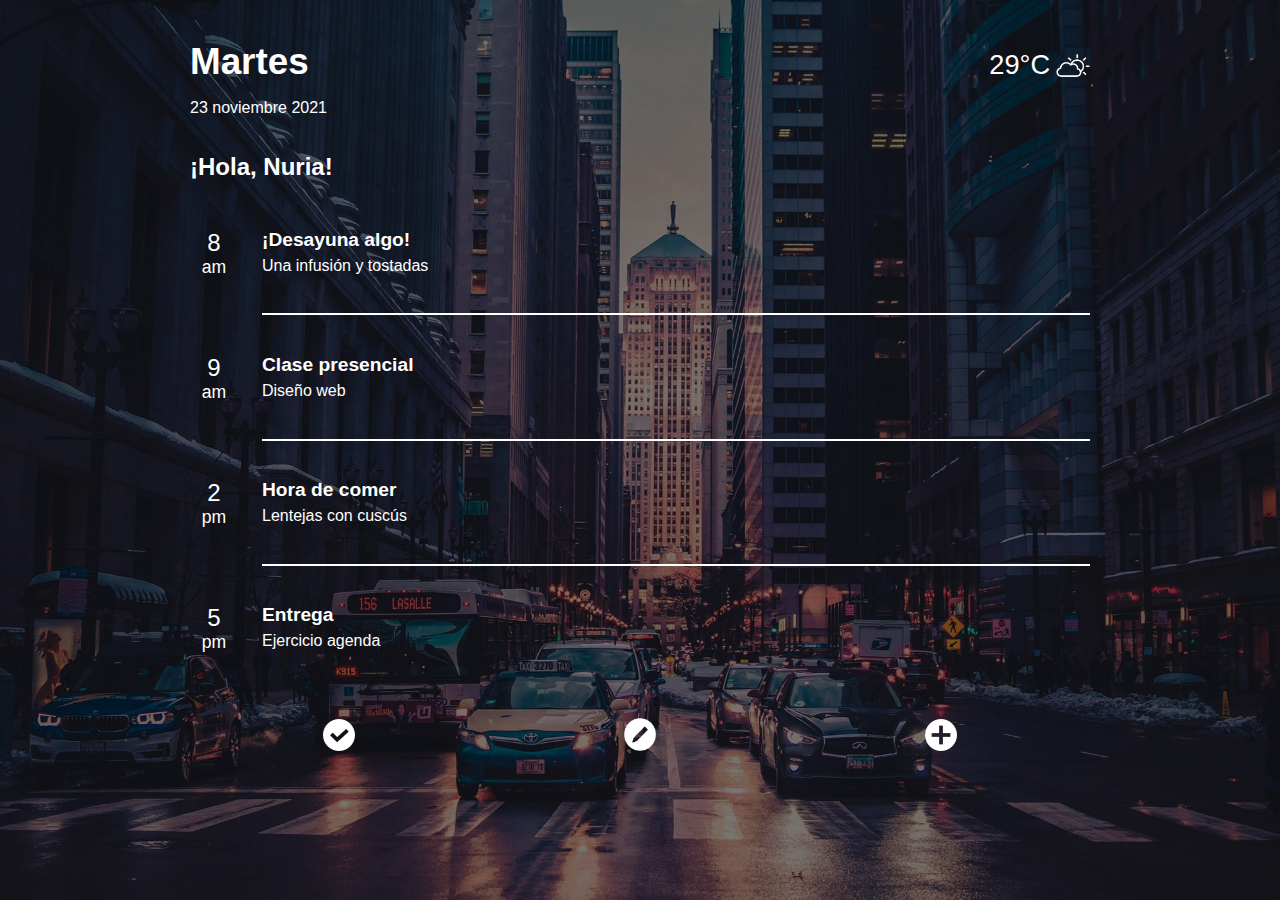
<file: index.html>
<!DOCTYPE html>
<html lang="es">
<head>
    <meta charset="UTF-8">
    <title>Ejercicio agenda</title>
    <meta name="viewport" content="width=device-width, initial-scale=1.0">
    <link rel="stylesheet" href="css/main.css">
</head>
<body>
    <main class="main">
        <div class="container">
            <section class="info">
                <div class="info__date">
                    <h1 class="info__day">Martes</h1>
                    <p class="info__full-date">
                        <time datetime="2021-11-23">23 noviembre 2021</time>
                    </p>
                </div>
                <div class="info__weather">
                    <p class="info__temperature">29&deg;C</p>
                    <img class="info__icon" src="img/cloudy.png" alt="Icono nublado">
                </div>
            </section>
            <section class="greetings">
                <h2 class="greetings__name">¡Hola, Nuria!</h2>
            </section>
            <section class="schedule">
                <article class="schedule__article">
                    <div class="schedule__item">
                        <span class="schedule__time">8</span>
                        <span class="schedule__range">am</span>
                    </div>
                    <div class="schedule__description">
                        <h3 class="schedule__title">¡Desayuna algo!</h3>
                        <p class="schedule__text">Una infusión y tostadas</p>
                        <hr>
                    </div>
                </article>
                <article class="schedule__article">
                    <div class="schedule__item">
                        <span class="schedule__time">9</span>
                        <span class="schedule__range">am</span>
                    </div>
                    <div class="schedule__description">
                        <h3 class="schedule__title">Clase presencial</h3>
                        <p class="schedule__text">Diseño web</p>
                        <hr>
                    </div>
                </article>
                <article class="schedule__article">
                    <div class="schedule__item">
                        <span class="schedule__time">2</span>
                        <span class="schedule__range">pm</span>
                    </div>
                    <div class="schedule__description">
                        <h3 class="schedule__title">Hora de comer</h3>
                        <p class="schedule__text">Lentejas con cuscús</p>
                        <hr>
                    </div>
                </article>
                <article class="schedule__article">
                    <div class="schedule__item">
                        <span class="schedule__time">5</span>
                        <span class="schedule__range">pm</span>
                    </div>
                    <div class="schedule__description">
                        <h3 class="schedule__title">Entrega</h3>
                        <p class="schedule__text">Ejercicio agenda</p>
                    </div>
                </article>
            </section>
            <section class="controls">
                <button class="controls__button controls__button--add">
                    <img class="controls__image" src="img/check.png" alt="Verificación">
                </button>
                <button class="controls__button controls__button--add">
                    <img class="controls__image controls__image--bigger" src="img/pencil.png" alt="Lápiz">
                </button>
                <button class="controls__button controls__button--add">
                    <img class="controls__image" src="img/plus.png" alt="Símbolo más">
                </button>
            </section>
        </div>
    </main>
</body>
</html>
</file>
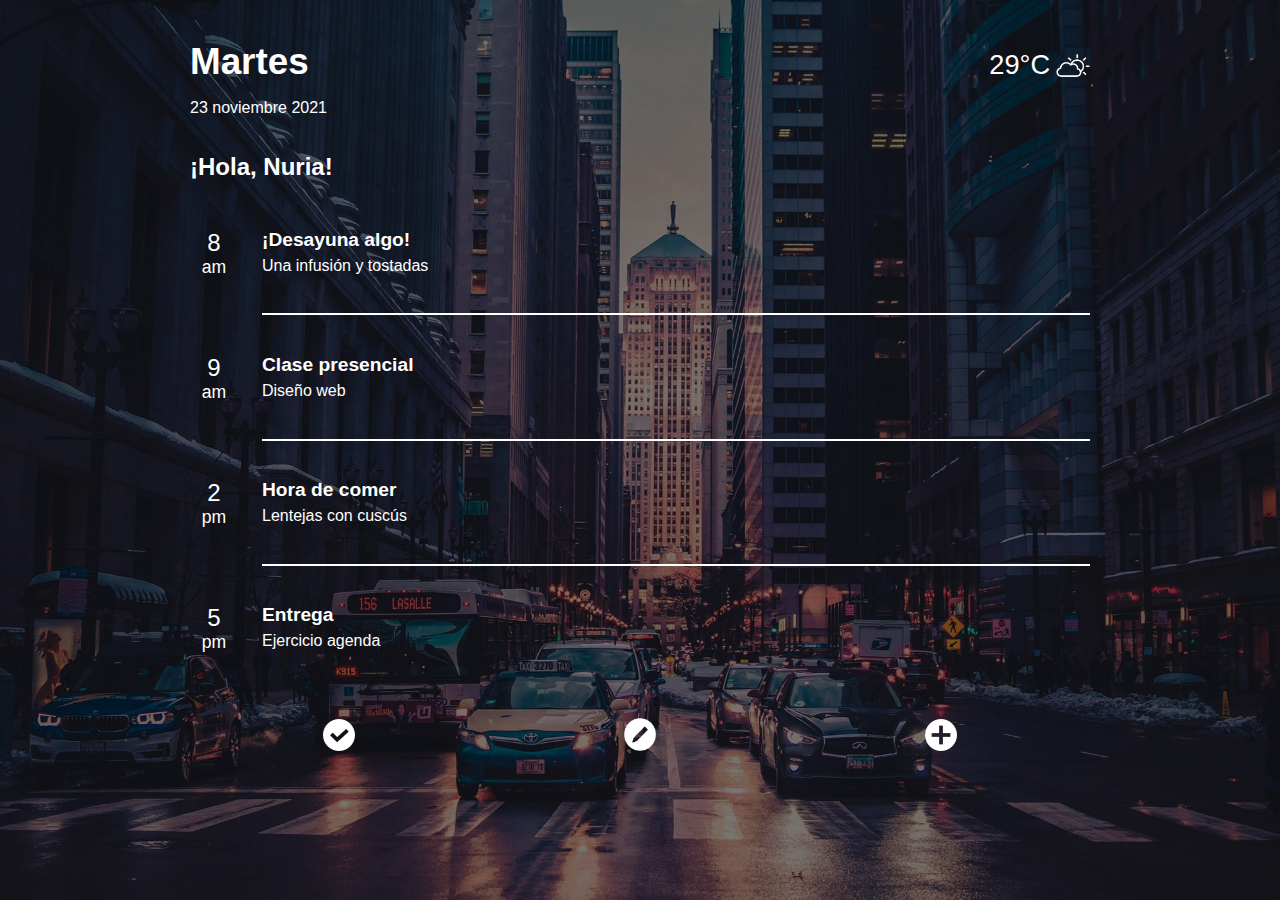
<file: ej22-3.html>
<!DOCTYPE html>
<html lang="es">
<head>
    <meta charset="UTF-8">
    <title>Ejercicio 22-3</title>
    <meta name="viewport" content="width=device-width, initial-scale=1.0">
    <link rel="stylesheet" href="css/main.css">
</head>
<body>
    <main class="main">
        <div class="container">
            <section class="info">
                <div class="info__date">
                    <h1 class="info__day">Martes</h1>
                    <p class="info__full-date">
                        <time datetime="2021-11-23">23 noviembre 2021</time>
                    </p>
                </div>
                <div class="info__weather">
                    <p class="info__temperature">29&deg;C</p>
                    <img class="info__icon" src="img/cloudy.png" alt="Icono nublado">
                </div>
            </section>
            <section class="greetings">
                <h2 class="greetings__name">¡Hola, Nuria!</h2>
            </section>
            <section class="schedule">
                <article class="schedule__article">
                    <div class="schedule__item">
                        <span class="schedule__time">8</span>
                        <span class="schedule__range">am</span>
                    </div>
                    <div class="schedule__description">
                        <h3 class="schedule__title">¡Desayuna algo!</h3>
                        <p class="schedule__text">Una infusión y tostadas</p>
                        <hr>
                    </div>
                </article>
                <article class="schedule__article">
                    <div class="schedule__item">
                        <span class="schedule__time">9</span>
                        <span class="schedule__range">am</span>
                    </div>
                    <div class="schedule__description">
                        <h3 class="schedule__title">Clase presencial</h3>
                        <p class="schedule__text">Diseño web</p>
                        <hr>
                    </div>
                </article>
                <article class="schedule__article">
                    <div class="schedule__item">
                        <span class="schedule__time">2</span>
                        <span class="schedule__range">pm</span>
                    </div>
                    <div class="schedule__description">
                        <h3 class="schedule__title">Hora de comer</h3>
                        <p class="schedule__text">Lentejas con cuscús</p>
                        <hr>
                    </div>
                </article>
                <article class="schedule__article">
                    <div class="schedule__item">
                        <span class="schedule__time">5</span>
                        <span class="schedule__range">pm</span>
                    </div>
                    <div class="schedule__description">
                        <h3 class="schedule__title">Entrega</h3>
                        <p class="schedule__text">Ejercicio agenda</p>
                    </div>
                </article>
            </section>
            <section class="controls">
                <button class="controls__button controls__button--add">
                    <img class="controls__image" src="img/check.png" alt="Verificación">
                </button>
                <button class="controls__button controls__button--add">
                    <img class="controls__image controls__image--bigger" src="img/pencil.png" alt="Lápiz">
                </button>
                <button class="controls__button controls__button--add">
                    <img class="controls__image" src="img/plus.png" alt="Símbolo más">
                </button>
            </section>
        </div>
    </main>
</body>
</html>
</file>
<file: css/main.css>
/* Generales */
:root {
    --color-text: white;
    --color-white: white;
    --font-text: arial;
}
body {
    margin: 0;
    font-family: var(--font-text);
    background-image: url("../img/city.jpg");
    background-size: cover;
    background-repeat: no-repeat;
    background-position: center;
    color: var(--color-text);
}
.container {
    max-width: 900px;
    padding: 1rem;
    margin: 0 auto;
}
/* Fin generales */

/* Sección info */
.info {
    display: flex;
    justify-content: space-between;
    align-items: baseline;
}
.info__day {
    font-size: 2.3rem;
    margin-bottom: 1rem;
}
.info__weather {
    display: flex;
    justify-content: center;
    align-items: flex-start;
    gap: .4rem;
}
.info__icon {
    width: 2.1rem;
    height: 2.1rem;
}
.info__temperature {
    margin-top: 0;
    font-size: 1.7rem;
}
/* Fin sección info */

/* Sección saludo */
.greetings__name {
    margin-bottom: 3rem;
}

/* Sección programa */
.schedule__article {
    display: flex;
    grid-gap: 1.5rem;
}
.schedule__item {
    width: 3rem;
    display: inline-block;
    text-align: center;
}
.schedule__time {
    font-size: 1.5rem;
    text-transform: uppercase;
    margin: 0;
}
.schedule__range {
    font-size: 1.1rem;
    display: block;
}
.schedule__description {
    flex-grow: 1;
}
.schedule__title {
    margin-top: 0;
    margin-bottom: 0;
    font-size: 1.2rem;
}
.schedule__text {
    margin-top: 0.4rem;
}
hr {
    border: 0;
    background-color: var(--color-white);
    height: 2px;
    margin-top: 2.4rem;
    margin-bottom: 2.4rem;
}
/* Fin sección programa */

/* Sección botones */
.controls {
    display: flex;
    justify-content: space-around;
    margin-top: 3rem;
}
.controls__button {
    border: 0;
    background-color: initial;
    transition: .5s;
}
.controls__button:hover {
    opacity: .7;
}
.controls__image {
    width: 2rem;
}
.controls__image--bigger {
    width: 2.4rem;
}
</file>
